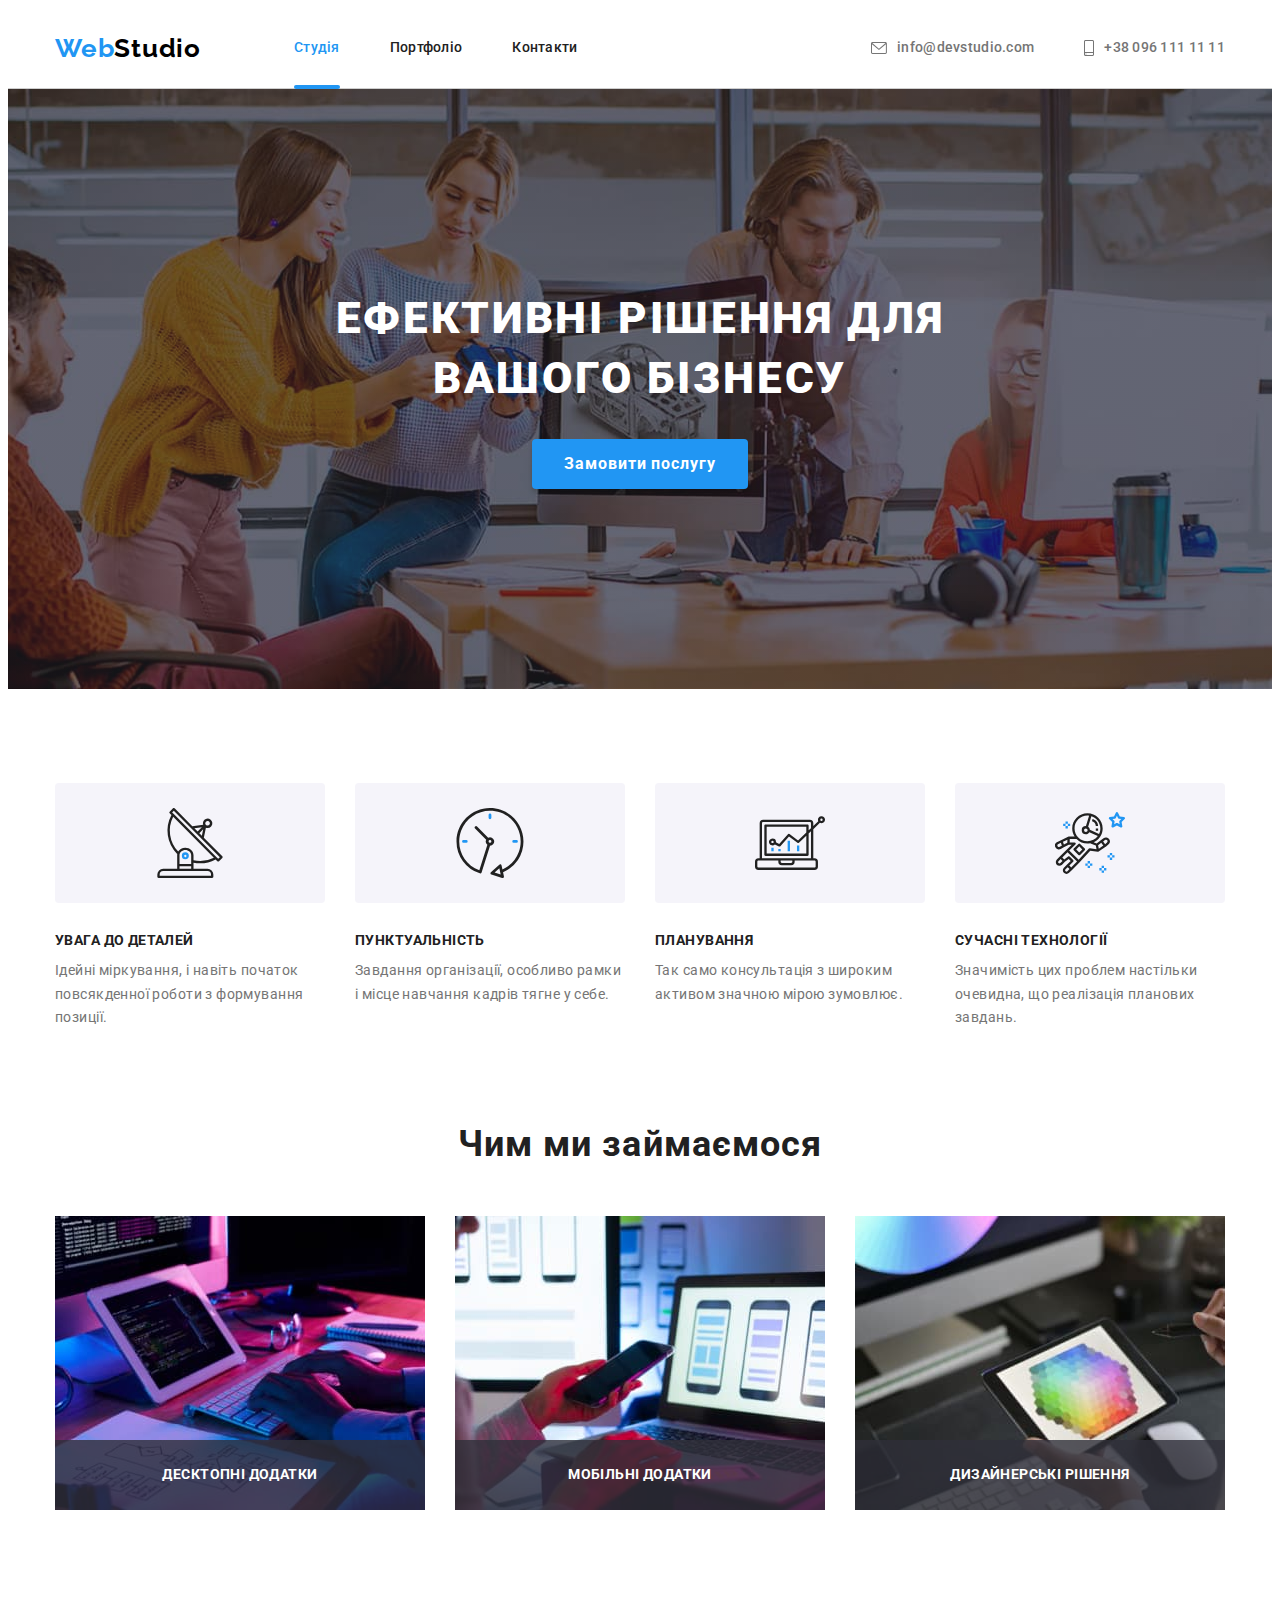
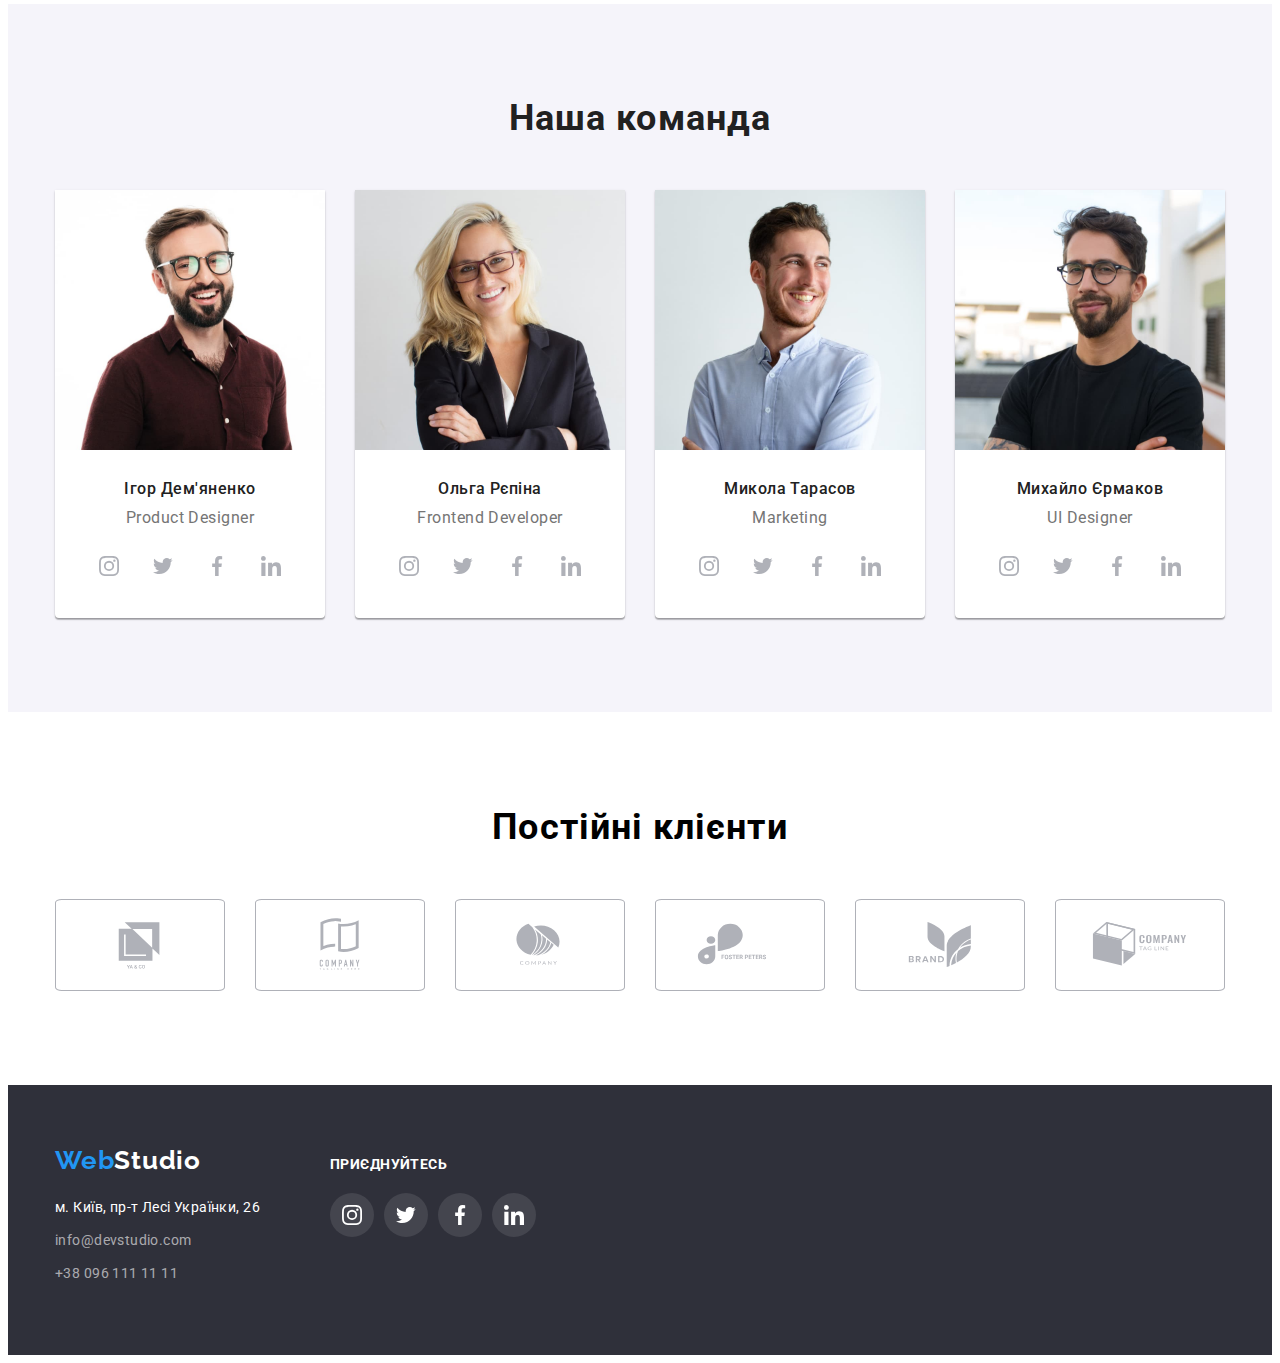
<file: index.html>
<!DOCTYPE html>
<html lang="uk">
  <head>
    <meta charset="UTF-8" />
    <meta name="description" content="Web-розробка для вашего бізнесу" />
    <link rel="preconnect" href="https://fonts.googleapis.com" />
    <link rel="preconnect" href="https://fonts.gstatic.com" crossorigin />
    <link href="https://fonts.googleapis.com/css2?family=Raleway:wght@700&family=Roboto:wght@400;500;700;900&display=swap" rel="stylesheet" />
    <link
      rel="stylesheet"
      href="https://cdnjs.cloudflare.com/ajax/libs/modern-normalize/1.1.0/modern-normalize.min.css"
      integrity="sha512-wpPYUAdjBVSE4KJnH1VR1HeZfpl1ub8YT/NKx4PuQ5NmX2tKuGu6U/JRp5y+Y8XG2tV+wKQpNHVUX03MfMFn9Q=="
      crossorigin="anonymous"
      referrerpolicy="no-referrer"
    />

    <link href="css/styles.css" rel="stylesheet" />
    <title>WebStudio</title>
  </head>

  <body>
    <header class="profile">
      <div class="container header">
        <nav class="nav-box">
          <a class="logo" href="./index.html"> Web<span class="remark">Studio</span> </a>
          <ul class="list-head list">
            <li class="li-nav-head">
              <a class="link nav-head current" href="./index.html">Студія</a>
            </li>
            <li class="li-nav-head">
              <a class="link nav-head" href="./portfolio.html">Портфоліо</a>
            </li>
            <li class="li-nav-head">
              <a class="link nav-head" href="#">Контакти</a>
            </li>
          </ul>
        </nav>
        <ul class="list-contact list">
          <li class="li-nav-contact">
            <a class="link contacts" href="mailto:info@devstudio.com"
              ><svg class="contact-icon" width="16" height="12">
                <use href="./images/icons.svg#icon-envelope"></use></svg
              >info@devstudio.com</a
            >
          </li>
          <li class="li-nav-contact">
            <a class="link contacts" href="tel:+380961111111"
              ><svg class="contact-icon" width="10" height="16">
                <use href="./images/icons.svg#icon-smartphone"></use>
              </svg>
              +38 096 111 11 11
            </a>
          </li>
        </ul>
      </div>
    </header>

    <main>
      <section class="hero bg-hero">
        <div class="container">
          <h1 class="slogan">Ефективні рішення для вашого бізнесу</h1>
          <button class="button" type="button" data-modal-open>Замовити послугу</button>
        </div>
      </section>

      <section class="section-main">
        <div class="container">
          <h2 class="visually-hidden">Наші переваги</h2>
          <ul class="list flex-container">
            <li class="description-box icon-antenna-1">
              <h3 class="chapter">увага до деталей</h3>
              <p class="description">Ідейні міркування, і навіть початок повсякденної роботи з формування позиції.</p>
            </li>
            <li class="description-box icon-clock-1">
              <h3 class="chapter">пунктуальність</h3>
              <p class="description">Завдання організації, особливо рамки і місце навчання кадрів тягне у себе.</p>
            </li>
            <li class="description-box icon-diagram-1">
              <h3 class="chapter">планування</h3>
              <p class="description">Так само консультація з широким активом значною мірою зумовлює.</p>
            </li>
            <li class="description-box icon-astronaut-1">
              <h3 class="chapter">сучасні технології</h3>
              <p class="description">Значимість цих проблем настільки очевидна, що реалізація планових завдань.</p>
            </li>
          </ul>
        </div>
      </section>
      <section class="section active">
        <div class="container">
          <h2 class="work">Чим ми займаємося</h2>
          <ul class="list flex-container">
            <li class="item">
              <div class="picture-wrapper">
                <img class="picture" src="./images/ruki-za-compom.jpg" alt="ПК" width="370" />
                <h3 class="picture-title">Десктопні додатки</h3>
              </div>
            </li>
            <li class="item">
              <div class="picture-wrapper">
                <img class="picture" src="./images/tri-iphona.jpg" alt="Макет" width="370" />
                <h3 class="picture-title">Мобільні додатки</h3>
              </div>
            </li>
            <li class="item">
              <div class="picture-wrapper">
                <img class="picture" src="./images/palitra.jpg" alt="Палітра" width="370" />
                <h3 class="picture-title">Дизайнерські рішення</h3>
              </div>
            </li>
          </ul>
        </div>
      </section>

      <section class="team">
        <div class="container">
          <h2 class="work">Наша команда</h2>
          <ul class="list flex-container">
            <li class="portrait">
              <img src="./images/ihor.jpg" alt="Ігор Дем'яненко" width="270" height="260" class="igor" />
              <div class="portrait-box">
                <h3 class="names">Ігор Дем'яненко</h3>
                <p class="job">Product Designer</p>
                <ul class="social-list">
                  <li>
                    <a href="" class="media-link">
                      <svg class="media-icon" width="20px" height="20">
                        <use href="./images/icons.svg#icon-instagram"></use>
                      </svg>
                    </a>
                  </li>
                  <li>
                    <a href="" class="media-link">
                      <svg class="media-icon" width="20px" height="20">
                        <use href="./images/icons.svg#icon-twitter"></use>
                      </svg>
                    </a>
                  </li>
                  <li>
                    <a href="" class="media-link">
                      <svg class="media-icon" width="20px" height="20">
                        <use href="./images/icons.svg#icon-facebook"></use>
                      </svg>
                    </a>
                  </li>
                  <li>
                    <a href="" class="media-link">
                      <svg class="media-icon" width="20px" height="20">
                        <use href="./images/icons.svg#icon-linkedin"></use>
                      </svg>
                    </a>
                  </li>
                </ul>
              </div>
            </li>

            <li class="portrait">
              <img src="./images/olha.jpg" alt="Ольга Рєпіна" width="270" height="260" class="olya" />
              <div class="portrait-box">
                <h3 class="names">Ольга Рєпіна</h3>
                <p class="job">Frontend Developer</p>
                <ul class="social-list">
                  <li>
                    <a href="" class="media-link">
                      <svg class="media-icon" width="20px" height="20">
                        <use href="./images/icons.svg#icon-instagram"></use>
                      </svg>
                    </a>
                  </li>
                  <li>
                    <a href="" class="media-link">
                      <svg class="media-icon" width="20px" height="20">
                        <use href="./images/icons.svg#icon-twitter"></use>
                      </svg>
                    </a>
                  </li>
                  <li>
                    <a href="" class="media-link">
                      <svg class="media-icon" width="20px" height="20">
                        <use href="./images/icons.svg#icon-facebook"></use>
                      </svg>
                    </a>
                  </li>
                  <li>
                    <a href="" class="media-link">
                      <svg class="media-icon" width="20px" height="20">
                        <use href="./images/icons.svg#icon-linkedin"></use>
                      </svg>
                    </a>
                  </li>
                </ul>
              </div>
            </li>

            <li class="portrait">
              <img src="./images/kolya.jpg" alt="Микола Тарасов" width="270" height="260" class="kolya" />
              <div class="portrait-box">
                <h3 class="names">Микола Тарасов</h3>
                <p class="job">Marketing</p>
                <ul class="social-list">
                  <li>
                    <a href="" class="media-link">
                      <svg class="media-icon" width="20px" height="20">
                        <use href="./images/icons.svg#icon-instagram"></use>
                      </svg>
                    </a>
                  </li>
                  <li>
                    <a href="" class="media-link">
                      <svg class="media-icon" width="20px" height="20">
                        <use href="./images/icons.svg#icon-twitter"></use>
                      </svg>
                    </a>
                  </li>
                  <li>
                    <a href="" class="media-link">
                      <svg class="media-icon" width="20px" height="20">
                        <use href="./images/icons.svg#icon-facebook"></use>
                      </svg>
                    </a>
                  </li>
                  <li>
                    <a href="" class="media-link">
                      <svg class="media-icon" width="20px" height="20">
                        <use href="./images/icons.svg#icon-linkedin"></use>
                      </svg>
                    </a>
                  </li>
                </ul>
              </div>
            </li>

            <li class="portrait">
              <img src="./images/miha.jpg" alt="Михайло Єрмаков" width="270" height="260" class="misha" />
              <div class="portrait-box">
                <h3 class="names">Михайло Єрмаков</h3>
                <p class="job">UI Designer</p>
                <ul class="social-list">
                  <li>
                    <a href="" class="media-link">
                      <svg class="media-icon" width="20px" height="20">
                        <use href="./images/icons.svg#icon-instagram"></use>
                      </svg>
                    </a>
                  </li>
                  <li>
                    <a href="" class="media-link">
                      <svg class="media-icon" width="20px" height="20">
                        <use href="./images/icons.svg#icon-twitter"></use>
                      </svg>
                    </a>
                  </li>
                  <li>
                    <a href="" class="media-link">
                      <svg class="media-icon" width="20px" height="20">
                        <use href="./images/icons.svg#icon-facebook"></use>
                      </svg>
                    </a>
                  </li>
                  <li>
                    <a href="" class="media-link">
                      <svg class="media-icon" width="20px" height="20">
                        <use href="./images/icons.svg#icon-linkedin"></use>
                      </svg>
                    </a>
                  </li>
                </ul>
              </div>
            </li>
          </ul>
        </div>
      </section>

      <section class="section clients">
        <div class="container">
          <h2>Постійні клієнти</h2>
          <ul class="client-list">
            <li class="client-item">
              <a href="" class="client-link">
                <svg class="client-icon" width="106" height="60">
                  <use href="./images/icons.svg#icon-Logo"></use>
                </svg>
              </a>
            </li>
            <li class="client-item">
              <a href="" class="client-link">
                <svg class="client-icon" width="106" height="60">
                  <use href="./images/icons.svg#icon-Logo2"></use>
                </svg>
              </a>
            </li>
            <li class="client-item">
              <a href="" class="client-link">
                <svg class="client-icon" width="106" height="60">
                  <use href="./images/icons.svg#icon-Logo3"></use>
                </svg>
              </a>
            </li>
            <li class="client-item">
              <a href="" class="client-link">
                <svg class="client-icon" width="106" height="60">
                  <use href="./images/icons.svg#icon-Logo4"></use>
                </svg>
              </a>
            </li>
            <li class="client-item">
              <a href="" class="client-link">
                <svg class="client-icon" width="106" height="60">
                  <use href="./images/icons.svg#icon-Logo5"></use>
                </svg>
              </a>
            </li>
            <li class="client-item">
              <a href="" class="client-link">
                <svg class="client-icon" width="106" height="60">
                  <use href="./images/icons.svg#icon-Logo6"></use>
                </svg>
              </a>
            </li>
          </ul>
        </div>
      </section>
    </main>

    <footer class="underground">
      <div class="container aside">
        <div>
          <a href="./index.html" class="logo">Web<span class="remark-footer">Studio</span></a>
          <address>
            <ul class="list footer-box">
              <li class="footer-address">
                <a class="map" href="https://goo.gl/maps/CPtrU1FHBa2aNyZL9" target="_blank" rel="noopener noreferrer nofollow">м. Київ, пр-т Лесі Українки, 26</a>
              </li>
              <li class="footer-address">
                <a class="contacts-footer" href="mailto:info@devstudio.com">info@devstudio.com</a>
              </li>
              <li class="footer-address">
                <a class="contacts-footer" href="tel:+380961111111"> +38 096 111 11 11 </a>
              </li>
            </ul>
          </address>
        </div>
        <div class="social-media">
          <p>Приєднуйтесь</p>
          <ul class="media-list">
            <li>
              <a href="" class="media-link">
                <svg class="footer-icon" width="20px" height="20">
                  <use href="./images/icons.svg#icon-instagram"></use>
                </svg>
              </a>
            </li>
            <li>
              <a href="" class="media-link">
                <svg class="footer-icon" width="20px" height="20">
                  <use href="./images/icons.svg#icon-twitter"></use>
                </svg>
              </a>
            </li>
            <li>
              <a href="" class="media-link">
                <svg class="footer-icon" width="20px" height="20">
                  <use href="./images/icons.svg#icon-facebook"></use>
                </svg>
              </a>
            </li>
            <li>
              <a href="" class="media-link">
                <svg class="footer-icon" width="20px" height="20">
                  <use href="./images/icons.svg#icon-linkedin"></use>
                </svg>
              </a>
            </li>
          </ul>
        </div>
      </div>
    </footer>

    <div class="backdrop is-hidden" data-modal>
      <div class="modal">
        <button class="modal-button" type="button" data-modal-close></button>
      </div>
    </div>

    <script src="./js/modal.js"></script>
  </body>
</html>
</file>
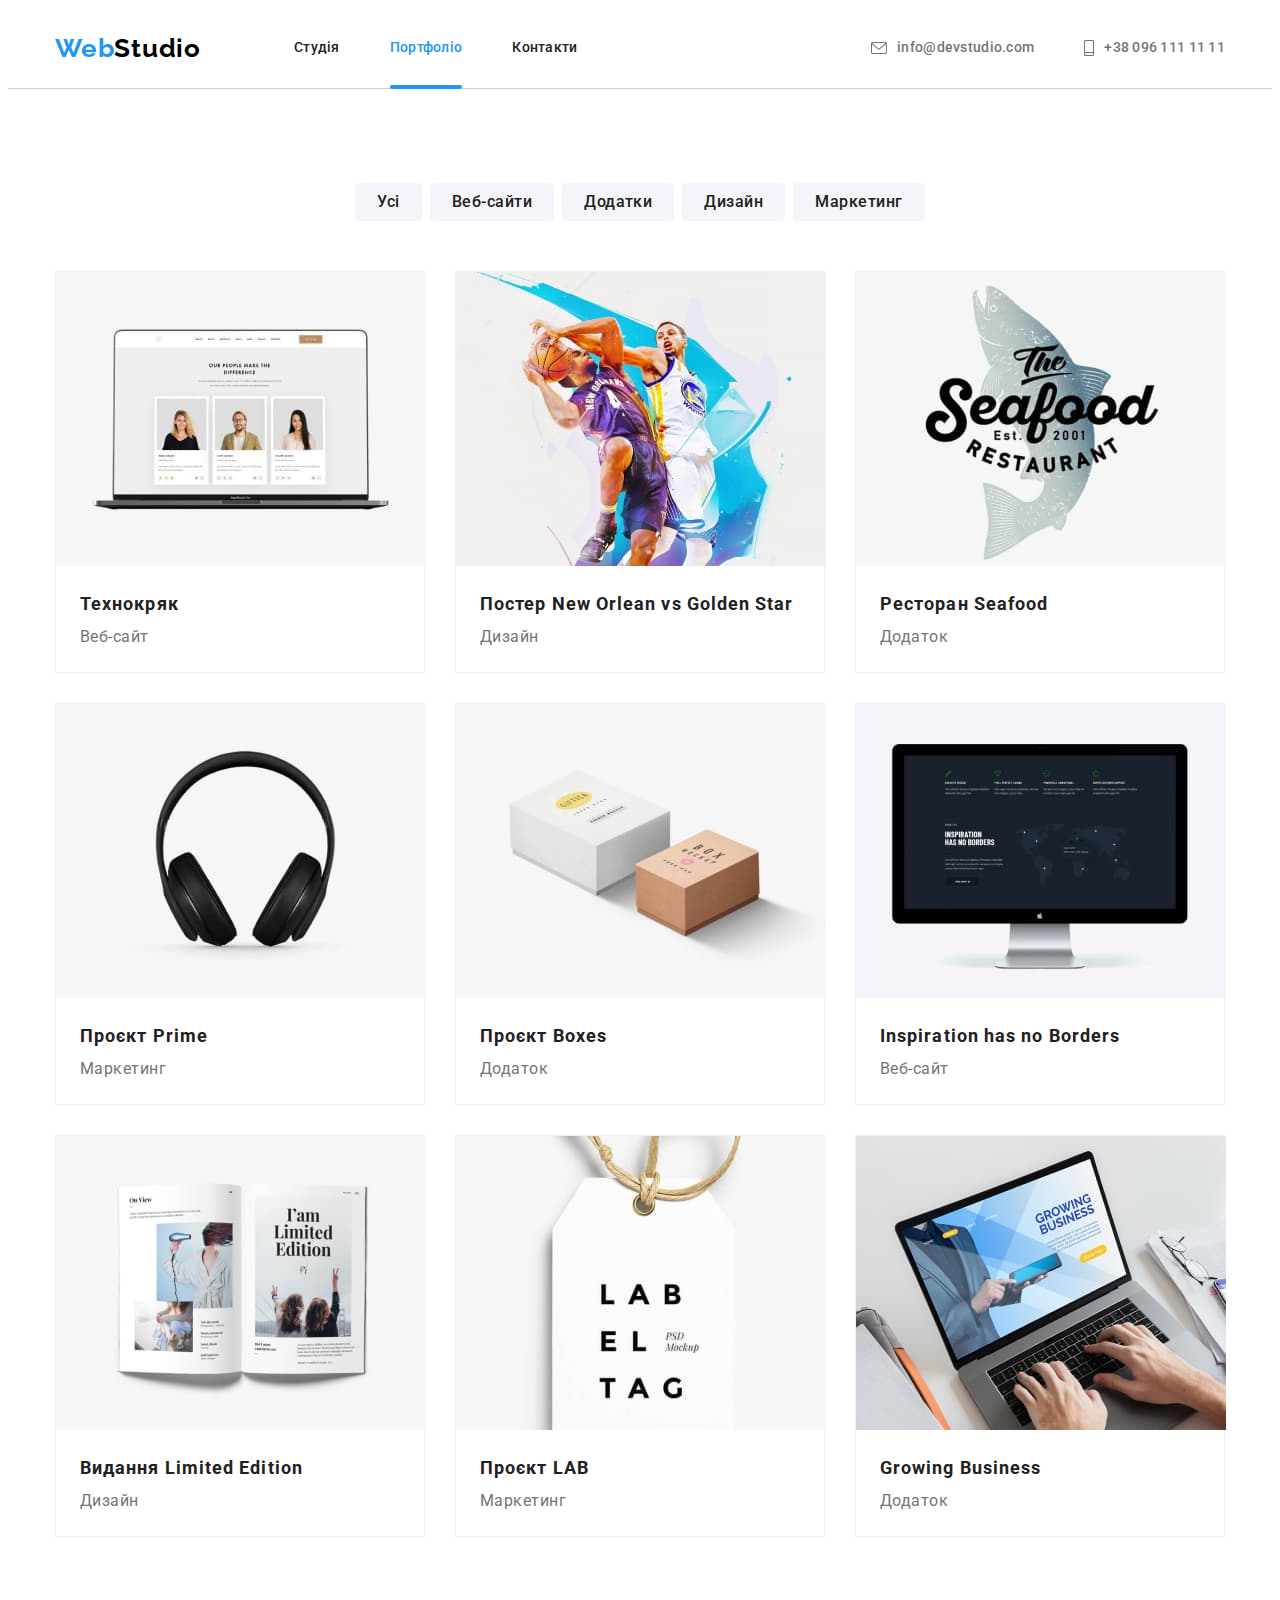
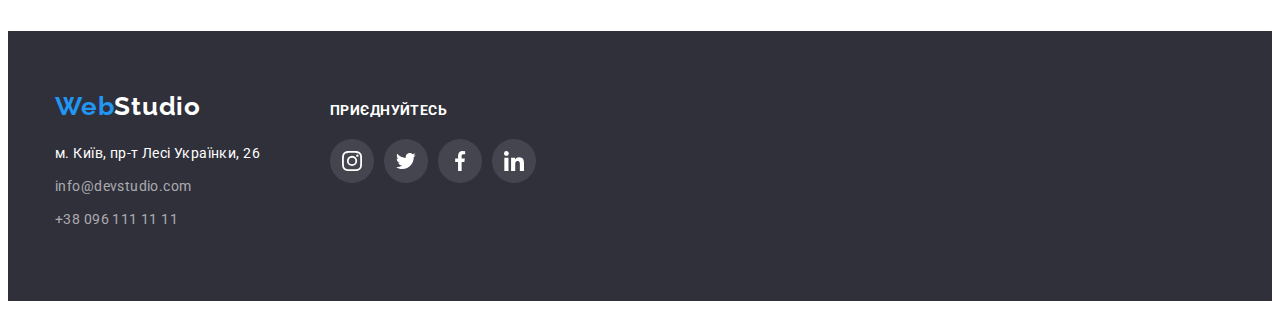
<file: portfolio.html>
<!DOCTYPE html>
<html lang="uk">
  <head>
    <meta charset="UTF-8" />
    <meta name="description" content="Портфоліо" />
    <link rel="preconnect" href="https://fonts.googleapis.com" />
    <link rel="preconnect" href="https://fonts.gstatic.com" crossorigin />
    <link href="https://fonts.googleapis.com/css2?family=Raleway:wght@700&family=Roboto:wght@400;500;700;900&display=swap" rel="stylesheet" />
    <link
      rel="stylesheet"
      href="https://cdnjs.cloudflare.com/ajax/libs/modern-normalize/1.1.0/modern-normalize.min.css"
      integrity="sha512-wpPYUAdjBVSE4KJnH1VR1HeZfpl1ub8YT/NKx4PuQ5NmX2tKuGu6U/JRp5y+Y8XG2tV+wKQpNHVUX03MfMFn9Q=="
      crossorigin="anonymous"
      referrerpolicy="no-referrer"
    />

    <link href="css/styles.css" rel="stylesheet" />
    <title>Портфоліо</title>
  </head>

  <body>
    <header class="profile">
      <div class="container header">
        <nav class="nav-box">
          <a class="logo" href="./index.html"> Web<span class="remark">Studio</span> </a>
          <ul class="list-head list">
            <li class="li-nav-head">
              <a class="link nav-head" href="./index.html">Студія</a>
            </li>
            <li class="li-nav-head">
              <a class="link nav-head current" href="./portfolio.html">Портфоліо</a>
            </li>
            <li class="li-nav-head">
              <a class="link nav-head" href="#">Контакти</a>
            </li>
          </ul>
        </nav>
        <ul class="list-contact list">
          <li class="li-nav-contact">
            <a class="link contacts" href="mailto:info@devstudio.com"
              ><svg class="contact-icon" width="16" height="12">
                <use href="./images/icons.svg#icon-envelope"></use></svg
              >info@devstudio.com</a
            >
          </li>
          <li class="li-nav-contact">
            <a class="link contacts" href="tel:+380961111111"
              ><svg class="contact-icon" width="10" height="16">
                <use href="./images/icons.svg#icon-smartphone"></use>
              </svg>
              +38 096 111 11 11
            </a>
          </li>
        </ul>
      </div>
    </header>

    <main>
      <section class="section">
        <div class="container">
          <h1 class="visually-hidden">Портфоліо</h1>
          <ul class="list-one list">
            <li class="btn-list"><button class="btn" type="button">Усі</button></li>
            <li class="btn-list"><button class="btn" type="button">Веб-сайти</button></li>
            <li class="btn-list"><button class="btn" type="button">Додатки</button></li>
            <li class="btn-list"><button class="btn" type="button">Дизайн</button></li>
            <li class="btn-list"><button class="btn" type="button">Маркетинг</button></li>
          </ul>
          <ul class="list-two list">
            <li class="container-li">
              <a href="" class="example">
                <div class="overlay-img">
                  <img src="./images/technocrack.jpg" alt="Ноутбук" width="370" />
                  <p class="overlay">
                    Ресурс пропонує комплексні пропозиції з різним рівнем функціоналу та сервісів. Все це дозволить відвідувачу отримати вичерпні відомості про компанію чи приватну особу.
                  </p>
                </div>
                <div class="img-box">
                  <h3 class="name">Технокряк</h3>
                  <p class="type">Веб-сайт</p>
                </div>
              </a>
            </li>
            <li class="container-li">
              <a href="" class="example">
                <div class="overlay-img">
                  <img src="./images/novsgs.jpg" alt="Баскет-лого" width="370" />
                  <p class="overlay">Exorcizamus te, omnis immundus spiritus, omnis satanica potestas, omnis incursio infernalis adversarii, omnis legio, omnis congregatio et secta diabolica</p>
                </div>
                <div class="img-box">
                  <h3 class="name">Постер New Orlean vs Golden Star</h3>
                  <p class="type">Дизайн</p>
                </div>
              </a>
            </li>
            <li class="container-li">
              <a href="" class="example">
                <div class="overlay-img">
                  <img src="./images/seafood.jpg" alt="Риба-лого" width="370" />
                  <p class="overlay">Exorcizamus te, omnis immundus spiritus, omnis satanica potestas, omnis incursio infernalis adversarii, omnis legio, omnis congregatio et secta diabolica</p>
                </div>
                <div class="img-box">
                  <h3 class="name">Ресторан Seafood</h3>
                  <p class="type">Додаток</p>
                </div>
              </a>
            </li>
            <li class="container-li">
              <a href="" class="example">
                <div class="overlay-img">
                  <img src="./images/earphones.jpg" alt="Навушники" width="370" />
                  <p class="overlay">Exorcizamus te, omnis immundus spiritus, omnis satanica potestas, omnis incursio infernalis adversarii, omnis legio, omnis congregatio et secta diabolica</p>
                </div>
                <div class="img-box">
                  <h3 class="name">Проєкт Prime</h3>
                  <p class="type">Маркетинг</p>
                </div>
              </a>
            </li>
            <li class="container-li">
              <a href="" class="example">
                <div class="overlay-img">
                  <img src="./images/boxes.jpg" alt="Коробки" width="370" />
                  <p class="overlay">Exorcizamus te, omnis immundus spiritus, omnis satanica potestas, omnis incursio infernalis adversarii, omnis legio, omnis congregatio et secta diabolica</p>
                </div>
                <div class="img-box">
                  <h3 class="name">Проєкт Boxes</h3>
                  <p class="type">Додаток</p>
                </div>
              </a>
            </li>
            <li class="container-li">
              <a href="" class="example">
                <div class="overlay-img">
                  <img src="./images/noborders.jpg" alt="Моноблок" width="370" />
                  <p class="overlay">Exorcizamus te, omnis immundus spiritus, omnis satanica potestas, omnis incursio infernalis adversarii, omnis legio, omnis congregatio et secta diabolica</p>
                </div>
                <div class="img-box">
                  <h3 class="name">Inspiration has no Borders</h3>
                  <p class="type">Веб-сайт</p>
                </div>
              </a>
            </li>
            <li class="container-li">
              <a href="" class="example">
                <div class="overlay-img">
                  <img src="./images/limitededition.jpg" alt="Лімітовані журнали" width="370" />
                  <p class="overlay">Exorcizamus te, omnis immundus spiritus, omnis satanica potestas, omnis incursio infernalis adversarii, omnis legio, omnis congregatio et secta diabolica</p>
                </div>
                <div class="img-box">
                  <h3 class="name">Видання Limited Edition</h3>
                  <p class="type">Дизайн</p>
                </div>
              </a>
            </li>
            <li class="container-li">
              <a href="" class="example">
                <div class="overlay-img">
                  <img src="./images/lab.jpg" alt="Бирка лаб" width="370" />
                  <p class="overlay">Exorcizamus te, omnis immundus spiritus, omnis satanica potestas, omnis incursio infernalis adversarii, omnis legio, omnis congregatio et secta diabolica</p>
                </div>
                <div class="img-box">
                  <h3 class="name">Проєкт LAB</h3>
                  <p class="type">Маркетинг</p>
                </div>
              </a>
            </li>
            <li class="container-li">
              <a href="" class="example">
                <div class="overlay-img">
                  <img src="./images/growingbussiness.jpg" alt="Лептоп" width="370" />
                  <p class="overlay">Exorcizamus te, omnis immundus spiritus, omnis satanica potestas, omnis incursio infernalis adversarii, omnis legio, omnis congregatio et secta diabolica</p>
                </div>

                <div class="img-box">
                  <h3 class="name">Growing Business</h3>
                  <p class="type">Додаток</p>
                </div>
              </a>
            </li>
          </ul>
        </div>
      </section>
    </main>

    <footer class="underground">
      <div class="container aside">
        <div>
          <a href="./index.html" class="logo">Web<span class="remark-footer">Studio</span></a>
          <address>
            <ul class="list footer-box">
              <li class="footer-address">
                <a class="map" href="https://goo.gl/maps/CPtrU1FHBa2aNyZL9" target="_blank" rel="noopener noreferrer nofollow">м. Київ, пр-т Лесі Українки, 26</a>
              </li>
              <li class="footer-address"><a class="contacts-footer" href="mailto:info@devstudio.com">info@devstudio.com</a></li>
              <li class="footer-address"><a class="contacts-footer" href="tel:+380961111111"> +38 096 111 11 11 </a></li>
            </ul>
          </address>
        </div>
        <div class="social-media">
          <p>Приєднуйтесь</p>
          <ul class="media-list">
            <li>
              <a href="" class="media-link">
                <svg class="footer-icon" width="20px" height="20">
                  <use href="./images/icons.svg#icon-instagram"></use>
                </svg>
              </a>
            </li>
            <li>
              <a href="" class="media-link">
                <svg class="footer-icon" width="20px" height="20">
                  <use href="./images/icons.svg#icon-twitter"></use>
                </svg>
              </a>
            </li>
            <li>
              <a href="" class="media-link">
                <svg class="footer-icon" width="20px" height="20">
                  <use href="./images/icons.svg#icon-facebook"></use>
                </svg>
              </a>
            </li>
            <li>
              <a href="" class="media-link">
                <svg class="footer-icon" width="20px" height="20">
                  <use href="./images/icons.svg#icon-linkedin"></use>
                </svg>
              </a>
            </li>
          </ul>
        </div>
      </div>
    </footer>
  </body>
</html>
</file>
<file: css/styles.css>
body {
    font-family: 'Roboto', sans-serif;
}

*,
*::before,
*::after {
    box-sizing: border-box;
}

:root {
    --logo-color: #2196F3;
    --logo-color-header: #000000;
    --logo-color-footer: #FFFFFF;
    --link-color: #212121;
    --contacts-color: #757575;
    --background-tablo-color: #2F303A;
    --background-team-color: #F5F4FA;
    --border-container-color: #EEEEEE;
    --contacts-footer-color: rgba(255, 255, 255, 0.6);
    --box-shadow-button: rgba(0, 0, 0, 0.15);
    --portrait-shd-one: rgba(0, 0, 0, 0.12);
    --portrait-shd-two: rgba(0, 0, 0, 0.14);
    --portrait-shd-three: rgba(0, 0, 0, 0.2);
    --btn-shd-one: rgba(0, 0, 0, 0.1);
    --btn-shd-two: rgba(0, 0, 0, 0.08);
    --icon-color: #AFB1B8;
}

p,
h1,
h2,
h3,
h4,
h5,
h6 {
    margin: 0;
}

ul,
ol {
    list-style: none;
    margin: 0;
    padding-left: 0;
}

a {
    text-decoration: none;
    color: inherit;
}

/* general values*/
.visually-hidden {
    position: absolute;
    white-space: nowrap;
    width: 1px;
    height: 1px;
    overflow: hidden;
    border: 0;
    padding: 0;
    clip: rect(0 0 0 0);
    clip-path: inset(50%);
    margin: -1px;
}

.list-head,
.list-contact {
    font-weight: 500;
    font-size: 14px;
    line-height: 1.14;
    letter-spacing: 0.02em;
}

.list-contact {
    display: flex;
    align-items: center;
    margin-left: auto;
}


.contact-icon {
    fill: var(--contacts-color);
    margin-right: 10px;
}

.li-nav-contact:not(:last-child) {
    margin-right: 50px;
}

.link {
    font-family: 'Roboto', sans-serif;
    text-decoration: none;
    color: var(--link-color);
    padding: 32px 0;
    display: block;
}

.link:hover,
.link:focus {
    font-family: 'Roboto', sans-serif;
    font-weight: 500;
    font-size: 14px;
    line-height: 1.14;
    letter-spacing: 0.02em;
    color: var(--logo-color);
}

.list {
    list-style: none;
    padding: 0;
}

.list-head {
    display: flex;
    margin-left: 93px;

}

.li-nav-head {
    margin-right: 50px;
}

.li-nav-head:last-child {
    margin-right: 0;
}

.container {

    width: 1200px;
    margin: 0 auto;
    padding-left: 15px;
    padding-right: 15px;

}

.header {
    display: flex;
}

.profile {
    background-color: var(--logo-color-footer);
    border-bottom: 1px solid #cecece
}

.nav-box {
    display: flex;
    align-items: center;
}

.list-head .nav-head {
    display: block;
    padding-top: 32px;
    padding-bottom: 32px;
    color: var(--link-color);
    transition: color 250ms cubic-bezier(0.4, 0, 0.2, 1);
}



.list-head .link.current {
    position: relative;
    color: var(--logo-color)
}

.list-head .link.current::after {
    position: absolute;
    bottom: -1px;
    display: block;
    content: '';
    width: 100%;
    height: 4px;
    background-color: var(--logo-color);
    border-radius: 2px;
}

.logo {
    font-family: 'Raleway', sans-serif;
    font-weight: 700;
    font-size: 26px;
    line-height: 1.19;
    letter-spacing: 0.03em;
    color: var(--logo-color);
    cursor: pointer;
    text-decoration: none;
}

.remark {
    color: var(--logo-color-header);
}

.remark-footer {
    color: var(--logo-color-footer);
    display: inline-block;
    margin-bottom: 20px;
}

.contacts {
    font-weight: 500;
    font-size: 14px;
    line-height: 1.14;
    letter-spacing: 0.02em;
    color: var(--contacts-color);
    text-decoration: none;
    display: inline-flex;
    padding: 32px 0;
    align-items: center;


}

.contacts:hover,
.contacts:focus {
    color: var(--logo-color);
}

.contacts:hover svg {
    fill: var(--logo-color);
}

.contacts:focus svg {
    fill: var(--logo-color);
}

.hero {
    text-align: center;
    padding: 200px 0;
    color: var(--logo-color-footer);
    background: var(--background-tablo-color);
    max-width: 1600px;
    display: block;
    margin: auto;
}

.bg-hero {
    background-image: linear-gradient(to right,
            rgba(47, 48, 58, 0.4),
            rgba(47, 48, 58, 0.4)),
        url(../images/hero.jpg);
    background-repeat: no-repeat;
    background-position: center;
}

.slogan {
    font-weight: 900;
    font-size: 44px;
    line-height: 1.36;
    letter-spacing: 0.06em;
    text-transform: uppercase;
    color: var(--logo-color-footer);
    width: 696px;
    margin: 0 auto 30px auto;
}

.button {
    font-family: 'Roboto',
        sans-serif;
    background: var(--logo-color);
    box-shadow: 0px 4px 4px var(--box-shadow-button);
    border-radius: 4px;
    border: 0;
    cursor: pointer;
    font-weight: 700;
    font-size: 16px;
    line-height: 1.875;
    letter-spacing: 0.06em;
    width: 216px;
    display: inline-block;
    padding-bottom: 10px;
    padding-top: 10px;
    color: var(--logo-color-footer);
}

.button:hover,
.button:focus {
    background: var(--logo-color);
    box-shadow: 0px 4px 4px var(--box-shadow-button);
    border-radius: 4px;
    border: 0;
    cursor: pointer;
}

.description-box {
    width: 270px;

}

.description-box::before {
    content: '';
    display: block;
    margin-bottom: 30px;
    height: 120px;
    border-radius: 4px;

    background-repeat: no-repeat;
    background-color: var(--background-team-color);
    background-position: center;
}

.description-box.icon-antenna-1::before {
    background-image: url(../images/1_antenna.svg);
}

.description-box.icon-clock-1::before {
    background-image: url(../images/2_clock.svg);
}

.description-box.icon-diagram-1::before {
    background-image: url(../images/3_diagram.svg);
}

.description-box.icon-astronaut-1::before {
    background-image: url(../images/4_astronaut.svg);
}

.description-box .chapter {
    font-weight: 700;
    line-height: 1.14;
    font-size: 14px;
    letter-spacing: 0.03em;
    text-transform: uppercase;
    color: var(--link-color);
    margin-top: 0;
    margin-bottom: 10px;
}

.description {

    line-height: 1.71;
    font-size: 14px;
    letter-spacing: 0.03em;
    color: var(--contacts-color);
    min-width: 270px;
    margin-top: 0;
    margin-bottom: 0;
}

.work {
    font-weight: 700;
    font-size: 36px;
    line-height: 1.16;
    text-align: center;
    letter-spacing: 0.03em;
    margin-bottom: 50px;
    color: var(--link-color);
    margin-top: 0;
}

.team {
    background: var(--background-team-color);
    padding-top: 94px;
    padding-bottom: 94px;
}

.worker {
    font-weight: 700;
    font-size: 36px;
    line-height: 1.16;
    text-align: center;
    letter-spacing: 0.03em;
    color: var(--link-color);
    margin: 94px 0 50px;
}

.portrait {
    background: var(--logo-color-footer);
    box-shadow: 0px 1px 3px var(--portrait-shd-one),
        0px 1px 1px var(--portrait-shd-two),
        0px 2px 1px var(--portrait-shd-three);
    border-radius: 0px 0px 4px 4px;
}

.portrait h3 {
    margin-bottom: 10px;
}

.portrait p {
    margin-bottom: 16px;
}

.portrait-box {
    padding: 30px 32px;
    justify-content: center;
}

.flex-container {
    display: flex;
    justify-content: space-between;
}

.active .picture-title {
    position: absolute;
    bottom: 0;

    width: 100%;
    padding-top: 27px;
    padding-bottom: 27px;
    text-align: center;
    letter-spacing: 0.03em;

    color: var(--logo-color-footer);
    background-color: rgba(47, 48, 58, 0.8);
}

.picture {
    display: block;
}

.picture-wrapper {
    position: relative;
    width: 370px;
    height: 294px;
}

.picture-title {
    font-size: 14px;
    line-height: 1.14;
    text-transform: uppercase;
    text-align: center;

}

.social-list {
    display: flex;
}

.social-list li+li {
    margin-left: 10px;
}

.names {

    font-weight: 500;
    font-size: 16px;
    line-height: 1.18;
    text-align: center;
    letter-spacing: 0.03em;
    color: var(--link-color);
    margin-bottom: 10px;
    margin-top: 0;
}

.job {
    font-size: 16px;
    line-height: 1.18;
    text-align: center;
    letter-spacing: 0.03em;
    color: var(--contacts-color);
    margin-top: 0;
    margin-bottom: 0;
}

/*section clients*/

.client-list {
    display: flex;
    justify-content: center;
}

.clients h2 {
    text-align: center;
    font-weight: bold;
    font-size: 36px;
    line-height: 1.2;
    text-align: center;
    letter-spacing: 0.03em;
    margin-bottom: 50px;
}

.client-link {
    display: flex;
    justify-content: center;
    align-items: center;
    width: 170px;
    height: 92px;
    border-radius: 4%;
    border: 1px solid var(--icon-color);
    background: rgba(255, 255, 255, 0.1);
}

.client-link:hover,
.client-link:focus {
    border-color: var(--logo-color);
}

.client-link:hover svg,
.client-link:focus svg {
    fill: var(--logo-color);
}

.client-list li+li {
    margin-left: 30px;
}

.client-icon {
    fill: var(--icon-color);
}

/* end section clients */
.aside {
    display: flex;
    align-items: baseline;
}

.underground {
    background: var(--background-tablo-color);
    padding-top: 60px;
    padding-bottom: 60px;
}

.footer-address {
    margin-bottom: 9px;
}

.footer-address:last-child {
    margin-bottom: 0;
}

.btn-list:not(:last-child) {
    margin-right: 8px;
}

.map {
    font-style: normal;
    font-family: 'Roboto', sans-serif;
    font-size: 14px;
    line-height: 1.71;
    letter-spacing: 0.03em;
    color: var(--logo-color-footer);
    text-decoration: none;
}

.contacts-footer {
    font-style: normal;
    font-family: 'Roboto', sans-serif;
    font-size: 14px;
    line-height: 1.71;
    letter-spacing: 0.03em;
    color: var(--contacts-footer-color);
    text-decoration: none;
    margin-bottom: 9px;
    display: block;
}

/* social links*/


.social-media {
    margin-left: 70px;
}

.social-media p {
    font-weight: bold;
    font-size: 14px;
    line-height: 1.2;
    letter-spacing: 0.03em;
    text-transform: uppercase;
    margin-bottom: 20px;
    color: var(--logo-color-footer);
}

.media-list {
    display: flex;
}

.media-list li+li {
    margin-left: 10px;
}

.media-icon {
    fill: var(--icon-color);
}

.footer-icon {
    fill: var(--logo-color-footer);
}

.media-link {
    display: inline-flex;
    justify-content: center;
    align-items: center;
    width: 44px;
    height: 44px;
    border-radius: 50%;
    background: rgba(255, 255, 255, 0.1);
}

.media-link:hover,
.media-link:focus {
    background-color: var(--logo-color);
}

.media-link:hover svg,
.media-link:focus svg {
    fill: var(--logo-color-footer);
}

/* end social links*/

.section-main {
    padding-top: 94px;
}

.section {
    padding-top: 94px;
    padding-bottom: 94px;
}

.list-one {
    display: flex;
    justify-content: center;
    margin-bottom: 50px;
}

.list-two {
    display: flex;
    justify-content: space-between;
    flex-wrap: wrap;
}

.btn {
    font-family: 'Roboto', sans-serif;
    background: var(--background-team-color);
    border-radius: 4px;
    border: 0;
    cursor: pointer;
    font-weight: 500;
    font-size: 16px;
    line-height: 1.625;
    text-align: center;
    letter-spacing: 0.03em;
    color: var(--link-color);
    display: block;
    padding: 6px 22px;
}

.btn:hover,
.btn:focus {
    background: var(--logo-color);
    border-radius: 4px;
    box-shadow: 0px 3px 1px var(--btn-shd-one),
        0px 1px 2px var(--btn-shd-two),
        0px 2px 2px var(--portrait-shd-one);
    font-weight: 500;
    font-size: 16px;
    line-height: 1.625;
    text-align: center;
    letter-spacing: 0.03em;
    color: var(--logo-color-footer);
}

.name {
    font-family: 'Roboto',
        sans-serif;
    font-weight: 700;
    font-size: 18px;
    line-height: 2;
    letter-spacing: 0.06em;
    color: var(--link-color);
}

.type {
    font-family: 'Roboto',
        sans-serif;
    font-size: 16px;
    line-height: 1.875;
    letter-spacing: 0.03em;
    color: var(--contacts-color);
}

.img-box {
    padding: 20px 24px;
    border-bottom: 1px solid var(--borderCardPortfolio);
    border-left: 1px solid var(--borderCardPortfolio);
    border-right: 1px solid var(--borderCardPortfolio);
}

.container-li {
    background: var(--logo-color-footer);
    width: 370px;
    border: 1px solid #EEEEEE;
}

.container-li:not(:nth-last-child(-n+3)) {
    margin-bottom: 30px;
}

.container-li:hover,
.container-li:focus {
    background: #FFFFFF;
    border: 1px solid #EEEEEE;
    box-shadow: 0px 1px 1px rgba(0, 0, 0, 0.12), 0px 4px 4px rgba(0, 0, 0, 0.06), 1px 4px 6px rgba(0, 0, 0, 0.16);
}

.container-li .overlay-img {
    position: relative;
    overflow: hidden;
    width: 370px;
    height: 294px;
}

.container-li .overlay {
    position: absolute;
    top: 0;
    padding: 63px 24px;
    width: 100%;
    height: 100%;

    font-size: 18px;
    line-height: 28px;

    color: var(--logo-color-footer);
    background-color: var(--logo-color);
    opacity: 0.9;
    transform: translateY(100%);

    transition: transform 250ms cubic-bezier(0.4, 0, 0.2, 1);
}

.example:hover .overlay,
.example:focus .overlay {
    transform: translateY(0);
}

img {
    display: block;
    max-width: 100%;
    height: auto;
}

.backdrop {
    position: fixed;
    top: 0;
    left: 0;

    width: 100%;
    height: 100%;

    background-color: rgba(0, 0, 0, 0.2);
    opacity: 1;
    transform: scale(1);

    transition: opacity 250ms cubic-bezier(0.4, 0, 0.2, 1),
        transform 250ms cubic-bezier(0.4, 0, 0.2, 1);
}

.backdrop.is-hidden {
    opacity: 0;
    visibility: visible;
    pointer-events: none;
    transform: scale(0);

    transition: opacity 250ms cubic-bezier(0.4, 0, 0.2, 1),
        transform 250ms cubic-bezier(0.4, 0, 0.2, 1);
}

.modal {
    position: absolute;
    top: 50%;
    left: 50%;
    transform: translate(-50%, -50%);

    min-width: 528px;
    min-height: 581px;

    background: #ffffff;
    box-shadow: 0px 1px 3px rgba(0, 0, 0, 0.12), 0px 1px 1px rgba(0, 0, 0, 0.14),
        0px 2px 1px rgba(0, 0, 0, 0.2);
    border-radius: 4px;

    transition: opacity 250ms cubic-bezier(0.4, 0, 0.2, 1),
        transform 250ms cubic-bezier(0.4, 0, 0.2, 1);
}

.modal-button {
    position: absolute;
    top: 8px;
    right: 8px;

    display: inline-flex;

    width: 30px;
    height: 30px;

    background-color: var(--logo-color-footer);
    border: 1px solid rgba(0, 0, 0, 0.1);
    border-radius: 50%;

    cursor: pointer;
}

.modal-button::before {
    margin: auto;
    content: '';
    width: 11px;
    height: 11px;

    background-image: url(../images/modal-btn.svg);
    background-size: contain;
}
</file>
